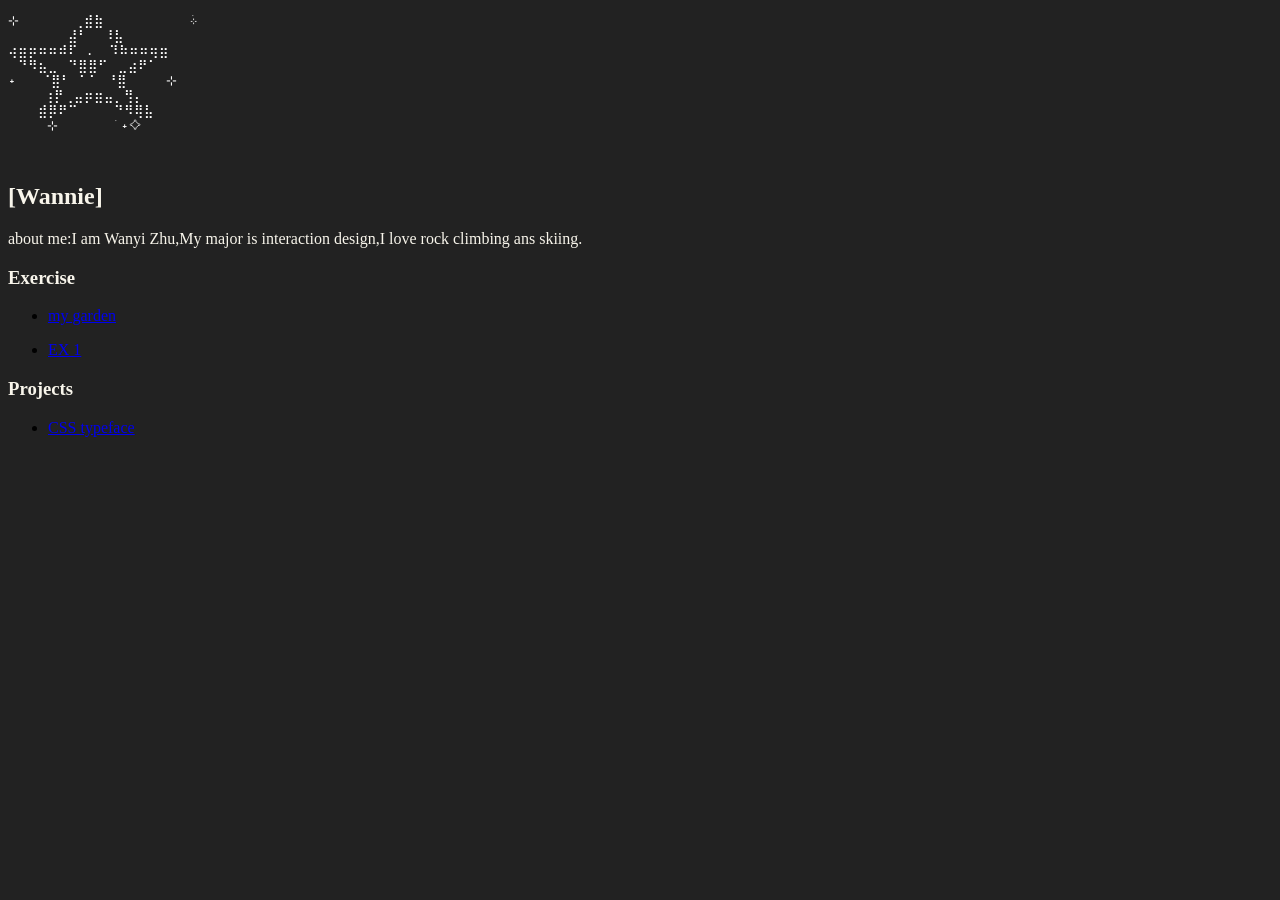
<file: index.html>
<!doctype html>
<html>
  <head>
    <meta charset="utf-8" />
    <title>[Wanyi Zhu] Interactive Site</title>
    <!-- this is where my meta-info lives, but won't show up on the page itself-->
    <link rel="stylesheet" href="assets/style.css" />
  </head>
  <body>
    <!-- this is where all my webpage stuff should go-->
    <section id="container">
      <pre>
⊹       ⢀⣾⣷           ࣪⊹
⠀⠀⠀⠀⠀⠀⣼⠃  ⠸⣧
⢴⣶⡶⠶⠶⠾⠏ .  ⠹⠷⠶⠶⢶⣶
⠀⠙⠻⣦⣀⠀⠙⣿⣿⠋⠀⣀⣴⠟⠁
˖⠀  ⠈⣿⠃ ⠁⠁ ⠘⣿     ⊹
  ⠀⠀⢰⡟⢀⣤⡶⣶⣤⡀⢻⡄
⠀⠀⠀⣾⡿⠟⠉⠀⠀  ⠙⠻⢿⣧
     ⊹       ࣪ ˖⟡

    </pre
      >

      <!-- about me-->
      <h1>[Wannie]</h1>
      <p class="desc">
        about me:I am Wanyi Zhu,My major is interaction design,I love rock
        climbing ans skiing.
      </p>

      <!-- links to my work -->
      <div id="exercises">
        <h3>Exercise</h3>
        <ul>
          <li><a href="garden.html">my garden</a></li>
        </ul>
        <ul>
          <li><a href="#">EX 1</a></li>
        </ul>
      </div>

      <div id="projects">
        <h3>Projects</h3>
        <ul>
          <li>
            <a href="20261006_css-typeface-wannie/index.html">CSS typeface</a>
          </li>
        </ul>
      </div>
    </section>
  </body>
</html>
</file>
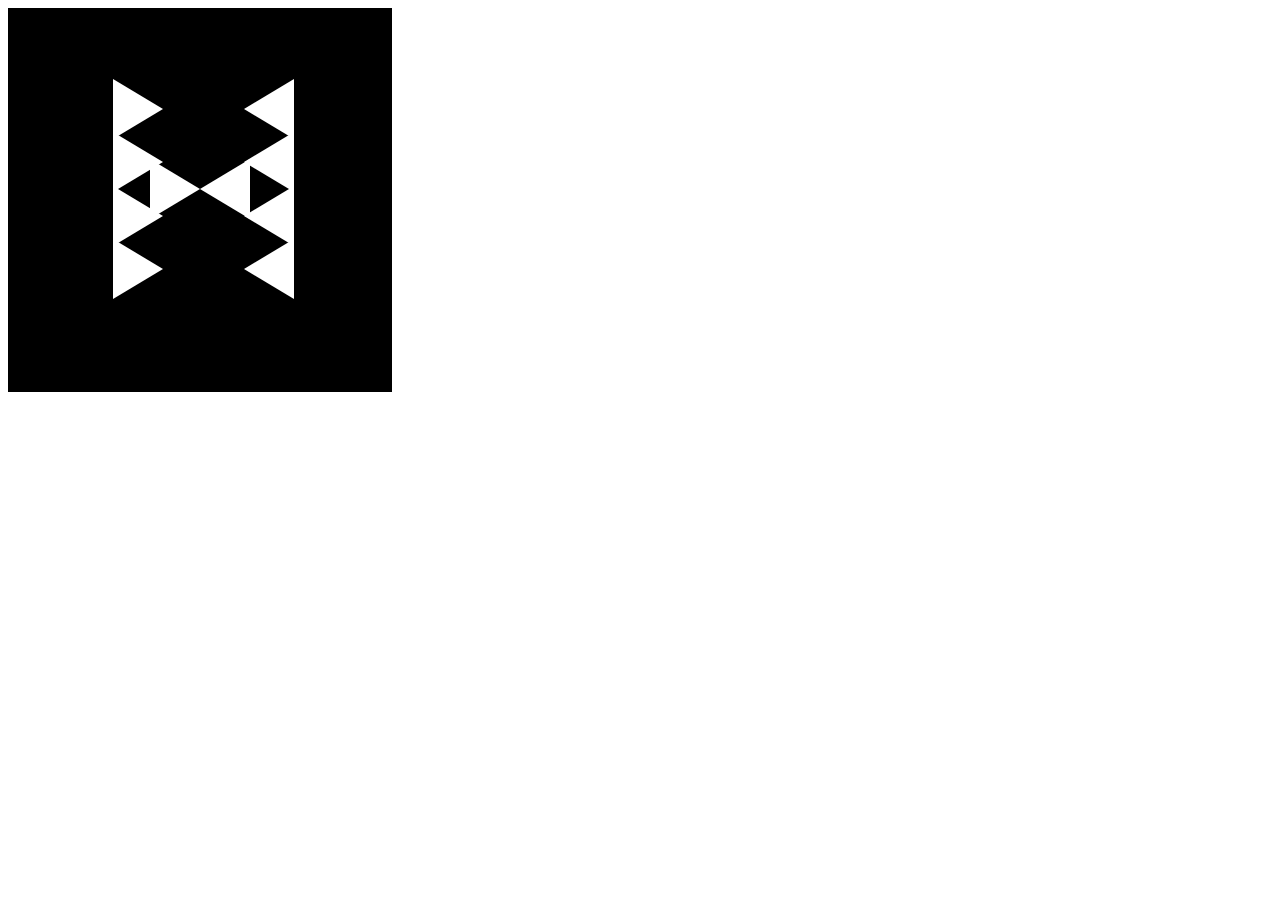
<file:  H/index.html>
<!doctype html>
<html lang="en">
  <head>
    <meta charset="UTF-8" />
    <meta name="viewport" content="width=device-width, initial-scale=1.0" />
    <title>Interactive Shapes</title>
    <link rel="stylesheet" href="css/style.css" />
  </head>
  <body>
    <!-- Main Container (parent) -->
    <main>
      <!-- left column (4 interactive triangles) -->
      <div class="column left-column">
        <div class="triangle left-side" id="left1"></div>
        <div class="triangle left-side" id="left2"></div>
        <div class="triangle left-side" id="left3"></div>
        <div class="triangle left-side" id="left4"></div>
      </div>

      <!-- middle -->
      <div class="column middle-column">
        <div class="triangle" id="left"></div>
        <div class="triangle" id="right"></div>
      </div>

      <!-- right column -->
      <div class="column right-column">
        <div class="triangle right-side" id="right1"></div>
        <div class="triangle right-side" id="right2"></div>
        <div class="triangle right-side" id="right3"></div>
        <div class="triangle right-side" id="right4"></div>
      </div>
    </main>
  </body>
</html>
</file>
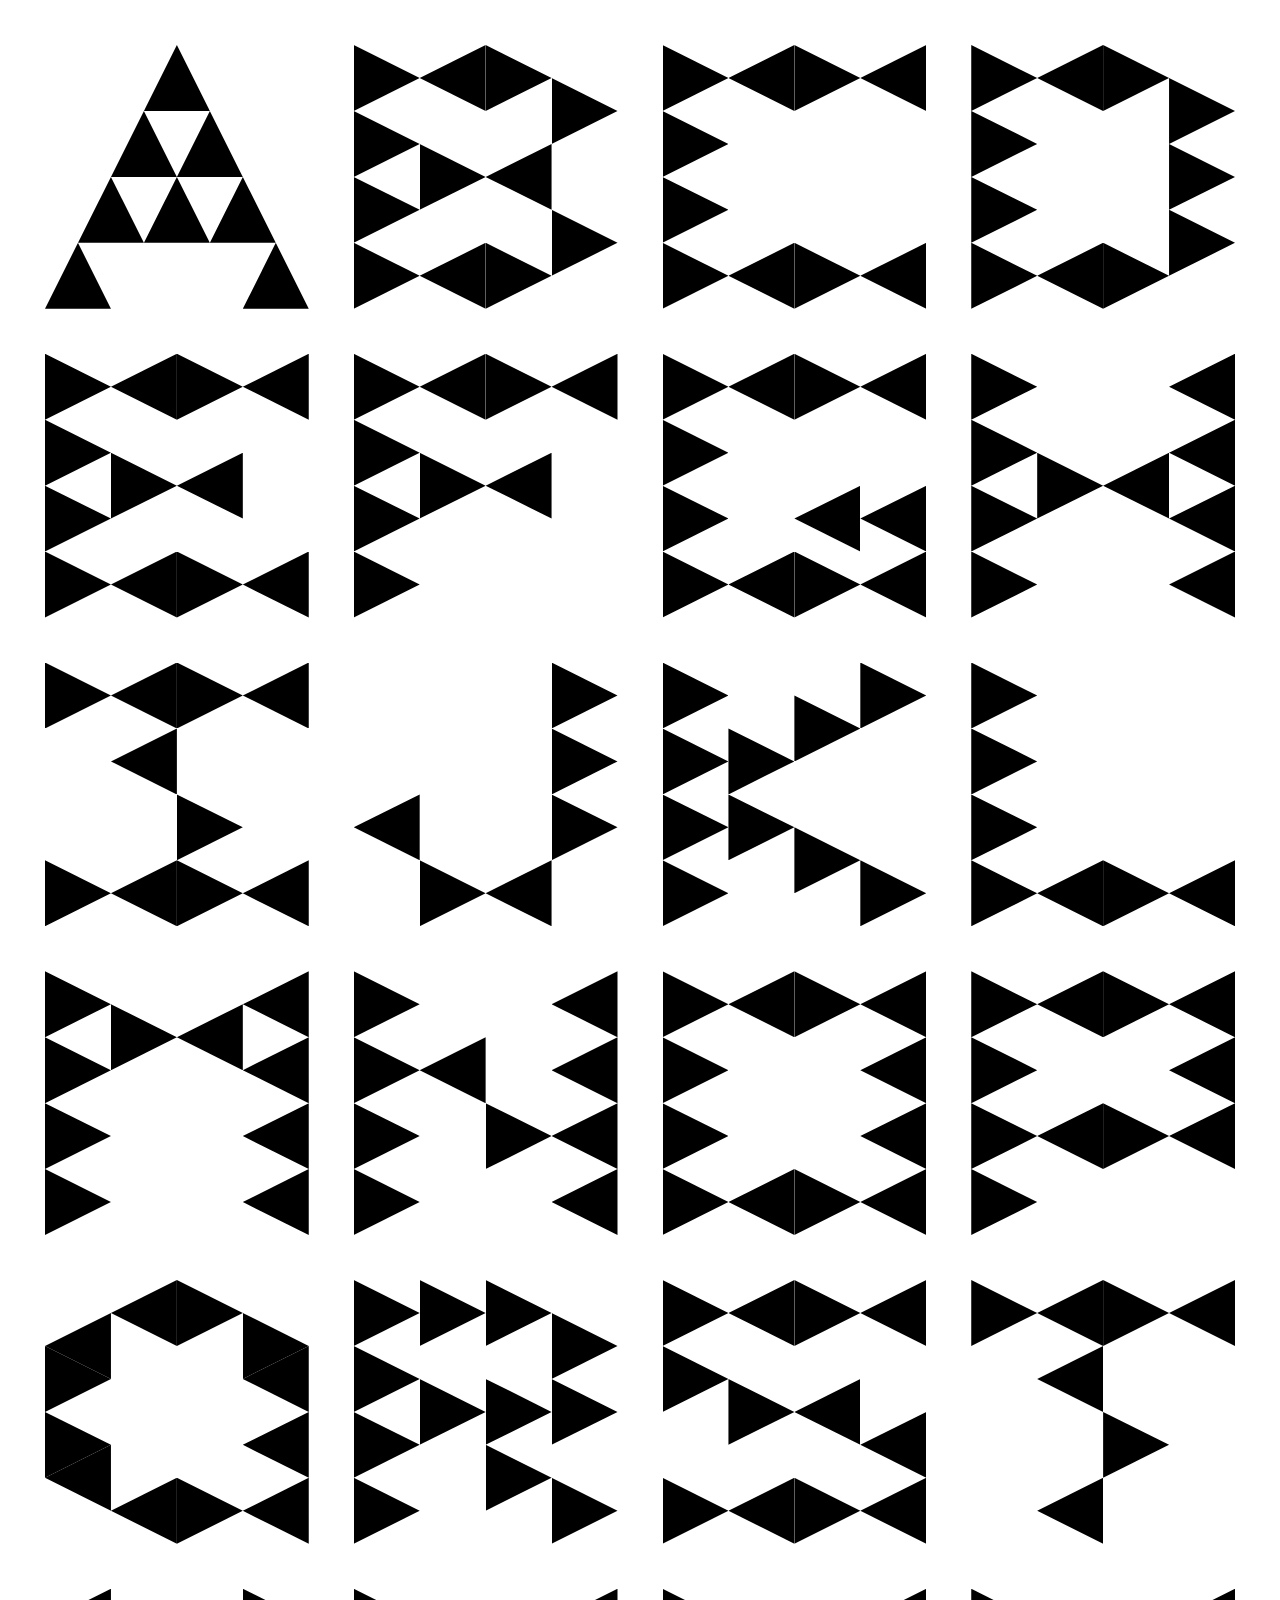
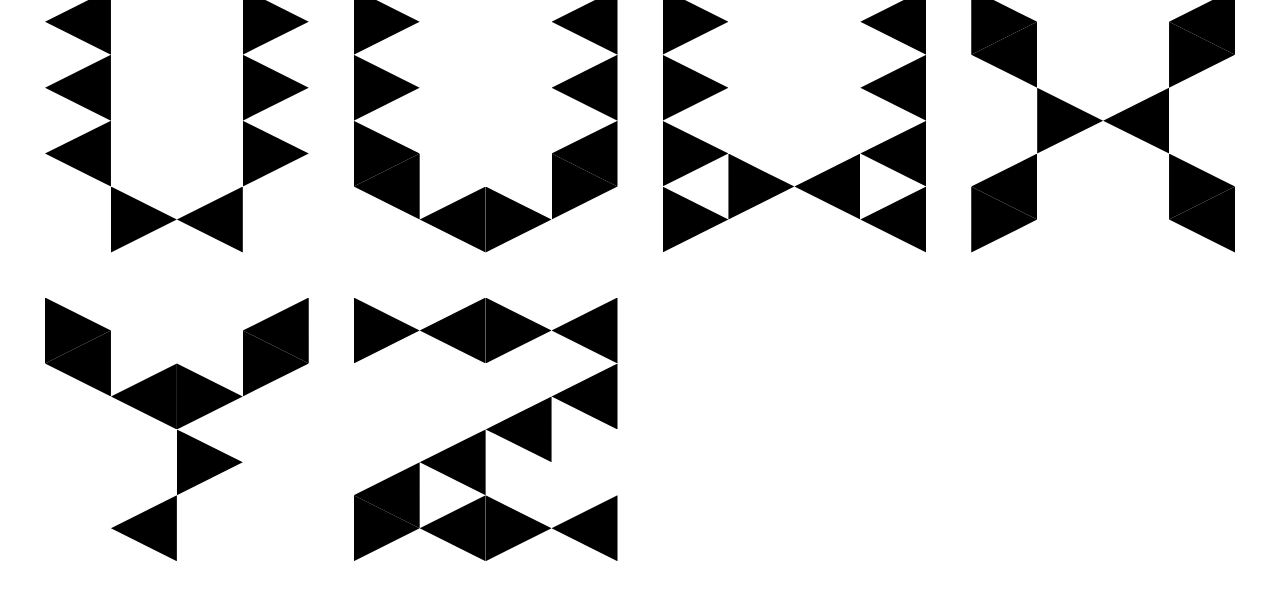
<file: 20261006_css-typeface-wannie/index.html>
<!doctype html>
<html lang="en">
  <head>
    <meta charset="UTF-8" />
    <meta name="viewport" content="width=device-width, initial-scale=1.0" />
    <title>Arrow Typeface</title>
    <link rel="stylesheet" href="assets/styles.css" />
  </head>
  <body>
    <!-- A -->
    <div class="glyph" id="a">
      <div class="up col-4 row-1"><span></span></div>

      <div class="up col-3 row-3"><span></span></div>
      <div class="up col-5 row-3"><span></span></div>

      <div class="up col-2 row-5"><span></span></div>
      <div class="up col-4 row-5"><span></span></div>
      <div class="up col-6 row-5"><span></span></div>

      <div class="up col-1 row-7"><span></span></div>
      <div class="up col-7 row-7"><span></span></div>
    </div>

    <!-- B -->
    <div class="glyph" id="b">
      <div class="right col-1 row-1"><span></span></div>
      <div class="right col-1 row-3"><span></span></div>
      <div class="right col-1 row-5"><span></span></div>
      <div class="right col-1 row-7"><span></span></div>

      <div class="left col-3 row-1"><span></span></div>
      <div class="right col-3 row-4"><span></span></div>
      <div class="left col-3 row-7"><span></span></div>

      <div class="right col-5 row-1"><span></span></div>
      <div class="left col-5 row-4"><span></span></div>
      <div class="right col-5 row-7"><span></span></div>

      <div class="right col-7 row-2"><span></span></div>
      <div class="right col-7 row-6"><span></span></div>
    </div>

    <!-- C -->
    <div class="glyph" id="c">
      <div class="right col-1 row-1"><span></span></div>
      <div class="right col-1 row-3"><span></span></div>
      <div class="right col-1 row-5"><span></span></div>
      <div class="right col-1 row-7"><span></span></div>

      <div class="left col-3 row-1"><span></span></div>
      <div class="left col-3 row-7"><span></span></div>

      <div class="right col-5 row-1"><span></span></div>
      <div class="right col-5 row-7"><span></span></div>

      <div class="left col-7 row-1"><span></span></div>
      <div class="left col-7 row-7"><span></span></div>
    </div>

    <!-- D -->
    <div class="glyph" id="d">
      <div class="right col-1 row-1"><span></span></div>
      <div class="right col-1 row-3"><span></span></div>
      <div class="right col-1 row-5"><span></span></div>
      <div class="right col-1 row-7"><span></span></div>

      <div class="left col-3 row-1"><span></span></div>
      <div class="left col-3 row-7"><span></span></div>

      <div class="right col-5 row-1"><span></span></div>
      <div class="right col-5 row-7"><span></span></div>

      <div class="right col-7 row-2"><span></span></div>
      <div class="right col-7 row-4"><span></span></div>
      <div class="right col-7 row-6"><span></span></div>
    </div>

    <!-- E -->
    <div class="glyph" id="e">
      <div class="right col-1 row-1"><span></span></div>
      <div class="right col-1 row-3"><span></span></div>
      <div class="right col-1 row-5"><span></span></div>
      <div class="right col-1 row-7"><span></span></div>

      <div class="left col-3 row-1"><span></span></div>
      <div class="right col-3 row-4"><span></span></div>
      <div class="left col-3 row-7"><span></span></div>

      <div class="right col-5 row-1"><span></span></div>
      <div class="left col-5 row-4"><span></span></div>
      <div class="right col-5 row-7"><span></span></div>

      <div class="left col-7 row-1"><span></span></div>
      <div class="left col-7 row-7"><span></span></div>
    </div>

    <!-- F -->
    <div class="glyph" id="f">
      <div class="right col-1 row-1"><span></span></div>
      <div class="right col-1 row-3"><span></span></div>
      <div class="right col-1 row-5"><span></span></div>
      <div class="right col-1 row-7"><span></span></div>

      <div class="left col-3 row-1"><span></span></div>
      <div class="right col-3 row-4"><span></span></div>

      <div class="right col-5 row-1"><span></span></div>
      <div class="left col-5 row-4"><span></span></div>

      <div class="left col-7 row-1"><span></span></div>
    </div>

    <!-- G -->
    <div class="glyph" id="g">
      <div class="right col-1 row-1"><span></span></div>
      <div class="right col-1 row-3"><span></span></div>
      <div class="right col-1 row-5"><span></span></div>
      <div class="right col-1 row-7"><span></span></div>

      <div class="left col-3 row-1"><span></span></div>
      <div class="left col-3 row-7"><span></span></div>

      <div class="right col-5 row-1"><span></span></div>
      <div class="left col-5 row-5"><span></span></div>
      <div class="right col-5 row-7"><span></span></div>

      <div class="left col-7 row-1"><span></span></div>
      <div class="left col-7 row-5"><span></span></div>
      <div class="left col-7 row-7"><span></span></div>
    </div>

    <!-- H -->
    <div class="glyph" id="h">
      <div class="right col-1 row-1"><span></span></div>
      <div class="right col-1 row-3"><span></span></div>
      <div class="right col-1 row-5"><span></span></div>
      <div class="right col-1 row-7"><span></span></div>

      <div class="right col-3 row-4"><span></span></div>

      <div class="left col-5 row-4"><span></span></div>

      <div class="left col-7 row-1"><span></span></div>
      <div class="left col-7 row-3"><span></span></div>
      <div class="left col-7 row-5"><span></span></div>
      <div class="left col-7 row-7"><span></span></div>
    </div>

    <!-- I -->
    <div class="glyph" id="i">
      <div class="right col-1 row-1"><span></span></div>
      <div class="right col-1 row-7"><span></span></div>

      <div class="left col-3 row-1"><span></span></div>
      <div class="left col-3 row-3"><span></span></div>
      <div class="left col-3 row-7"><span></span></div>

      <div class="right col-5 row-1"><span></span></div>
      <div class="right col-5 row-5"><span></span></div>
      <div class="right col-5 row-7"><span></span></div>

      <div class="left col-7 row-1"><span></span></div>
      <div class="left col-7 row-7"><span></span></div>
    </div>

    <!-- J -->
    <div class="glyph" id="j">
      <div class="left col-1 row-5"><span></span></div>

      <div class="right col-3 row-7"><span></span></div>

      <div class="left col-5 row-7"><span></span></div>

      <div class="right col-7 row-1"><span></span></div>
      <div class="right col-7 row-3"><span></span></div>
      <div class="right col-7 row-5"><span></span></div>
    </div>

    <!-- K -->
    <div class="glyph" id="k">
      <div class="right col-1 row-1"><span></span></div>
      <div class="right col-1 row-3"><span></span></div>
      <div class="right col-1 row-5"><span></span></div>
      <div class="right col-1 row-7"><span></span></div>

      <div class="right col-3 row-3"><span></span></div>
      <div class="right col-3 row-5"><span></span></div>

      <div class="right col-5 row-2"><span></span></div>
      <div class="right col-5 row-6"><span></span></div>

      <div class="right col-7 row-1"><span></span></div>
      <div class="right col-7 row-7"><span></span></div>
    </div>

    <!-- L -->
    <div class="glyph" id="l">
      <div class="right col-1 row-1"><span></span></div>
      <div class="right col-1 row-3"><span></span></div>
      <div class="right col-1 row-5"><span></span></div>
      <div class="right col-1 row-7"><span></span></div>

      <div class="left col-3 row-7"><span></span></div>

      <div class="right col-5 row-7"><span></span></div>

      <div class="left col-7 row-7"><span></span></div>
    </div>

    <!-- M -->
    <div class="glyph" id="m">
      <div class="right col-1 row-1"><span></span></div>
      <div class="right col-1 row-3"><span></span></div>
      <div class="right col-1 row-5"><span></span></div>
      <div class="right col-1 row-7"><span></span></div>

      <div class="right col-3 row-2"><span></span></div>

      <div class="left col-5 row-2"><span></span></div>

      <div class="left col-7 row-1"><span></span></div>
      <div class="left col-7 row-3"><span></span></div>
      <div class="left col-7 row-5"><span></span></div>
      <div class="left col-7 row-7"><span></span></div>
    </div>

    <!-- N -->
    <div class="glyph" id="n">
      <div class="right col-1 row-1"><span></span></div>
      <div class="right col-1 row-3"><span></span></div>
      <div class="right col-1 row-5"><span></span></div>
      <div class="right col-1 row-7"><span></span></div>

      <div class="left col-3 row-3"><span></span></div>

      <div class="right col-5 row-5"><span></span></div>

      <div class="left col-7 row-1"><span></span></div>
      <div class="left col-7 row-3"><span></span></div>
      <div class="left col-7 row-5"><span></span></div>
      <div class="left col-7 row-7"><span></span></div>
    </div>

    <!-- O -->
    <div class="glyph" id="o">
      <div class="right col-1 row-1"><span></span></div>
      <div class="right col-1 row-3"><span></span></div>
      <div class="right col-1 row-5"><span></span></div>
      <div class="right col-1 row-7"><span></span></div>

      <div class="left col-3 row-1"><span></span></div>
      <div class="left col-3 row-7"><span></span></div>

      <div class="right col-5 row-1"><span></span></div>
      <div class="right col-5 row-7"><span></span></div>

      <div class="left col-7 row-1"><span></span></div>
      <div class="left col-7 row-3"><span></span></div>
      <div class="left col-7 row-5"><span></span></div>
      <div class="left col-7 row-7"><span></span></div>
    </div>

    <!-- P -->
    <div class="glyph" id="p">
      <div class="right col-1 row-1"><span></span></div>
      <div class="right col-1 row-3"><span></span></div>
      <div class="right col-1 row-5"><span></span></div>
      <div class="right col-1 row-7"><span></span></div>

      <div class="left col-3 row-1"><span></span></div>
      <div class="left col-3 row-5"><span></span></div>

      <div class="right col-5 row-1"><span></span></div>
      <div class="right col-5 row-5"><span></span></div>

      <div class="left col-7 row-1"><span></span></div>
      <div class="left col-7 row-3"><span></span></div>
      <div class="left col-7 row-5"><span></span></div>
    </div>

    <!-- Q -->
    <div class="glyph" id="q">
      <div class="left col-1 row-2"><span></span></div>
      <div class="right col-1 row-3"><span></span></div>
      <div class="right col-1 row-5"><span></span></div>
      <div class="left col-1 row-6"><span></span></div>

      <div class="left col-3 row-1"><span></span></div>
      <div class="left col-3 row-7"><span></span></div>

      <div class="right col-5 row-1"><span></span></div>
      <div class="right col-5 row-7"><span></span></div>

      <div class="right col-7 row-2"><span></span></div>
      <div class="left col-7 row-3"><span></span></div>
      <div class="left col-7 row-5"><span></span></div>
      <div class="left col-7 row-7"><span></span></div>
    </div>

    <!-- R -->
    <div class="glyph" id="r">
      <div class="right col-1 row-1"><span></span></div>
      <div class="right col-1 row-3"><span></span></div>
      <div class="right col-1 row-5"><span></span></div>
      <div class="right col-1 row-7"><span></span></div>

      <div class="right col-3 row-1"><span></span></div>
      <div class="right col-3 row-4"><span></span></div>

      <div class="right col-5 row-1"><span></span></div>
      <div class="right col-5 row-4"><span></span></div>
      <div class="right col-5 row-6"><span></span></div>

      <div class="right col-7 row-2"><span></span></div>
      <div class="right col-7 row-4"><span></span></div>
      <div class="right col-7 row-7"><span></span></div>
    </div>

    <!-- S -->
    <div class="glyph" id="s">
      <div class="right col-1 row-1"><span></span></div>
      <div class="right col-1 row-3"><span></span></div>
      <div class="right col-1 row-7"><span></span></div>

      <div class="left col-3 row-1"><span></span></div>
      <div class="right col-3 row-4"><span></span></div>
      <div class="left col-3 row-7"><span></span></div>

      <div class="right col-5 row-1"><span></span></div>
      <div class="left col-5 row-4"><span></span></div>
      <div class="right col-5 row-7"><span></span></div>

      <div class="left col-7 row-1"><span></span></div>
      <div class="left col-7 row-5"><span></span></div>
      <div class="left col-7 row-7"><span></span></div>
    </div>

    <!-- T -->
    <div class="glyph" id="i">
      <div class="right col-1 row-1"><span></span></div>

      <div class="left col-3 row-1"><span></span></div>
      <div class="left col-3 row-3"><span></span></div>
      <div class="left col-3 row-7"><span></span></div>

      <div class="right col-5 row-1"><span></span></div>
      <div class="right col-5 row-5"><span></span></div>

      <div class="left col-7 row-1"><span></span></div>
    </div>

    <!-- U -->
    <div class="glyph" id="j">
      <div class="left col-1 row-1"><span></span></div>
      <div class="left col-1 row-3"><span></span></div>
      <div class="left col-1 row-5"><span></span></div>

      <div class="right col-3 row-7"><span></span></div>

      <div class="left col-5 row-7"><span></span></div>

      <div class="right col-7 row-1"><span></span></div>
      <div class="right col-7 row-3"><span></span></div>
      <div class="right col-7 row-5"><span></span></div>
    </div>

    <!-- V -->
    <div class="glyph" id="v">
      <div class="right col-1 row-1"><span></span></div>
      <div class="right col-1 row-3"><span></span></div>
      <div class="right col-1 row-5"><span></span></div>
      <div class="left col-1 row-6"><span></span></div>

      <div class="left col-3 row-7"><span></span></div>

      <div class="right col-5 row-7"><span></span></div>

      <div class="left col-7 row-1"><span></span></div>
      <div class="left col-7 row-3"><span></span></div>
      <div class="left col-7 row-5"><span></span></div>
      <div class="right col-7 row-6"><span></span></div>
    </div>

    <!-- W -->
    <div class="glyph" id="m">
      <div class="right col-1 row-1"><span></span></div>
      <div class="right col-1 row-3"><span></span></div>
      <div class="right col-1 row-5"><span></span></div>
      <div class="right col-1 row-7"><span></span></div>

      <div class="right col-3 row-6"><span></span></div>

      <div class="left col-5 row-6"><span></span></div>

      <div class="left col-7 row-1"><span></span></div>
      <div class="left col-7 row-3"><span></span></div>
      <div class="left col-7 row-5"><span></span></div>
      <div class="left col-7 row-7"><span></span></div>
    </div>

    <!-- X -->
    <div class="glyph" id="x">
      <div class="right col-1 row-1"><span></span></div>
      <div class="right col-1 row-7"><span></span></div>
      <div class="left col-1 row-2"><span></span></div>
      <div class="left col-1 row-6"><span></span></div>

      <div class="right col-3 row-4"><span></span></div>

      <div class="left col-5 row-4"><span></span></div>

      <div class="left col-7 row-1"><span></span></div>
      <div class="left col-7 row-7"><span></span></div>
      <div class="right col-7 row-2"><span></span></div>
      <div class="right col-7 row-6"><span></span></div>
    </div>

    <!-- Y -->
    <div class="glyph" id="y">
      <div class="right col-1 row-1"><span></span></div>
      <div class="left col-1 row-2"><span></span></div>

      <div class="left col-3 row-3"><span></span></div>
      <div class="left col-3 row-7"><span></span></div>

      <div class="right col-5 row-3"><span></span></div>
      <div class="right col-5 row-5"><span></span></div>

      <div class="left col-7 row-1"><span></span></div>
      <div class="right col-7 row-2"><span></span></div>
    </div>

    <!-- Z -->
    <div class="glyph" id="z">
      <div class="right col-1 row-1"><span></span></div>
      <div class="left col-1 row-6"><span></span></div>
      <div class="right col-1 row-7"><span></span></div>

      <div class="left col-3 row-1"><span></span></div>
      <div class="left col-3 row-5"><span></span></div>
      <div class="left col-3 row-7"><span></span></div>

      <div class="right col-5 row-1"><span></span></div>
      <div class="left col-5 row-4"><span></span></div>
      <div class="right col-5 row-7"><span></span></div>

      <div class="left col-7 row-1"><span></span></div>
      <div class="left col-7 row-3"><span></span></div>
      <div class="left col-7 row-7"><span></span></div>
    </div>
  </body>
</html>
</file>
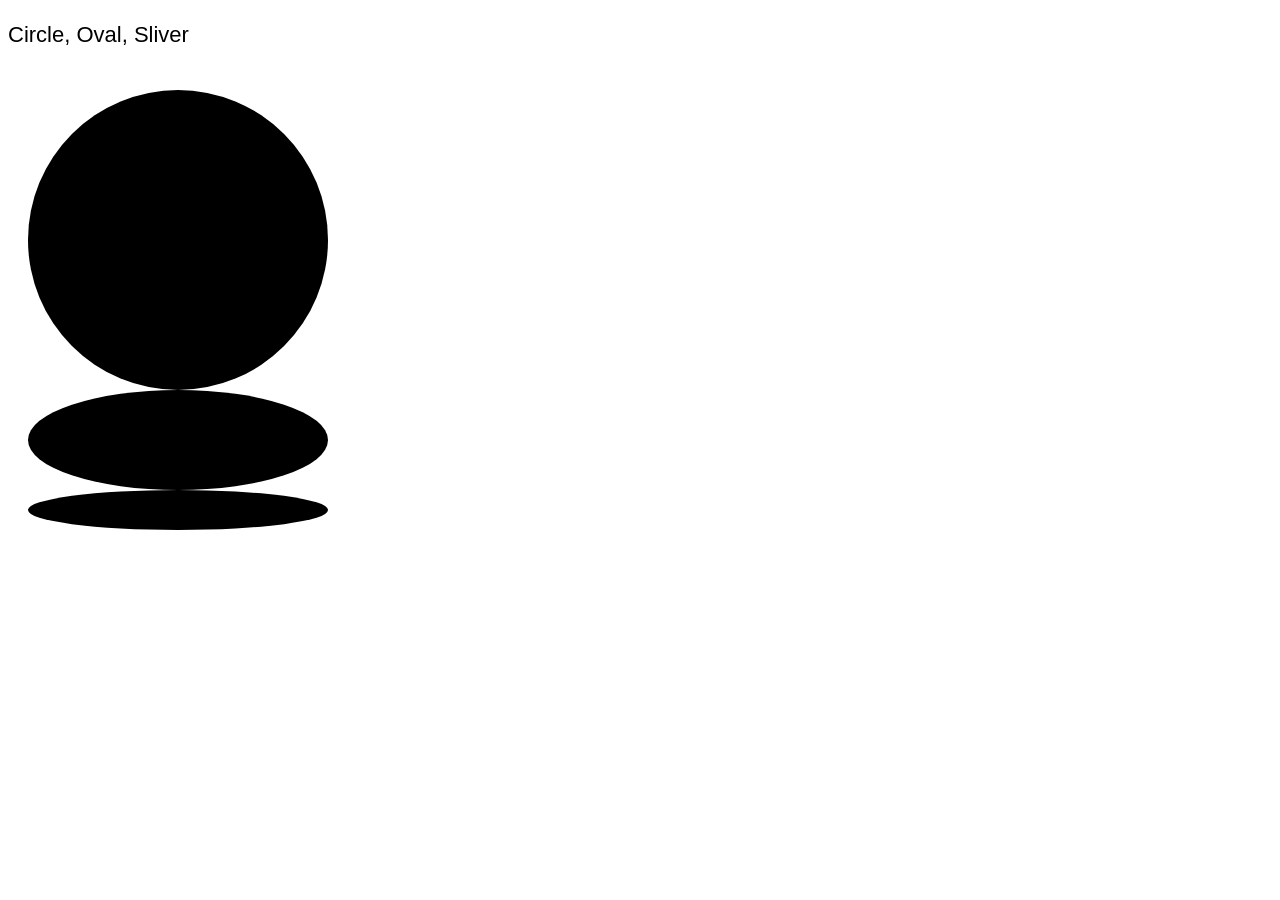
<file: Hover state/index.html>
<!doctype html>
<html lang="en">
  <head>
    <meta charset="utf-8" />
    <meta name="viewport" content="width=device-width, initial-scale=1" />
    <link rel="stylesheet" type="text/css" href="css/style.css" />
    <title>:hover</title>
  </head>
  <body>
    <!-- text -->
    <div class="text">
      <p>Circle, Oval, Sliver</p>
    </div>

    <!-- circle -->
    <div class="shape">
      <div class="circle"></div>
      <div class="oval"></div>
      <div class="sliver"></div>
    </div>
  </body>
</html>
</file>
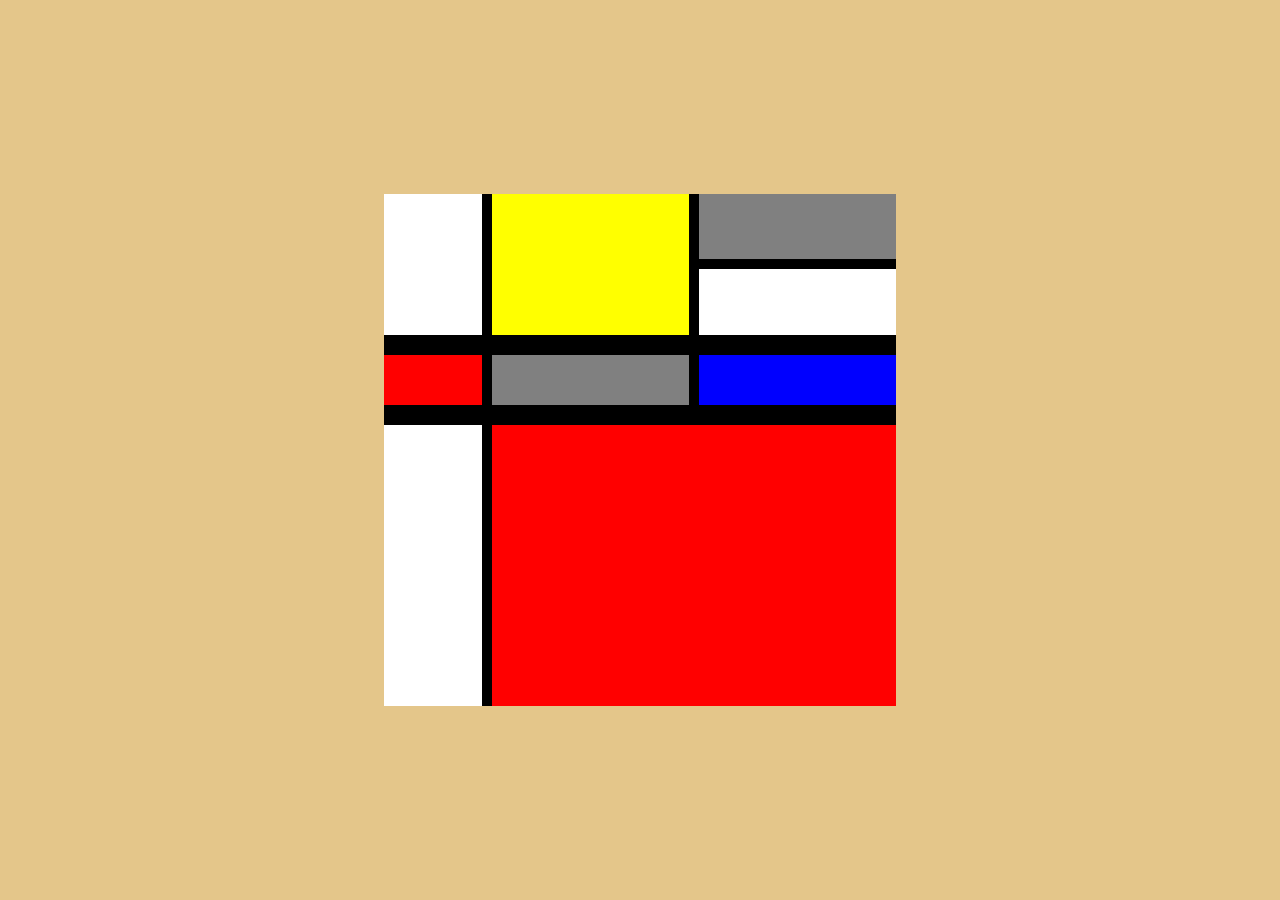
<file: my-Mondriaan/index.html>
<!doctype html>
<html lang="en">
  <head>
    <meta charset="UTF-8" />
    <meta name="viewport" content="width=device-width, initial-scale=1.0" />
    <title>Document</title>
    <link rel="stylesheet" href="css/style.css" />
  </head>
  <body>
    <main id="frame">
      <div class="red" id="box-a"></div>
      <div class="white"></div>
      <div class="yellow"></div>
      <!--<div>D</div>-->

      <div id="box-e">
        <div class="gray"></div>
        <div class="white"></div>
      </div>
      <div class="red"></div>
      <div class="gray"></div>
      <div></div>
      <div class="white"></div>
    </main>
  </body>
</html>
</file>
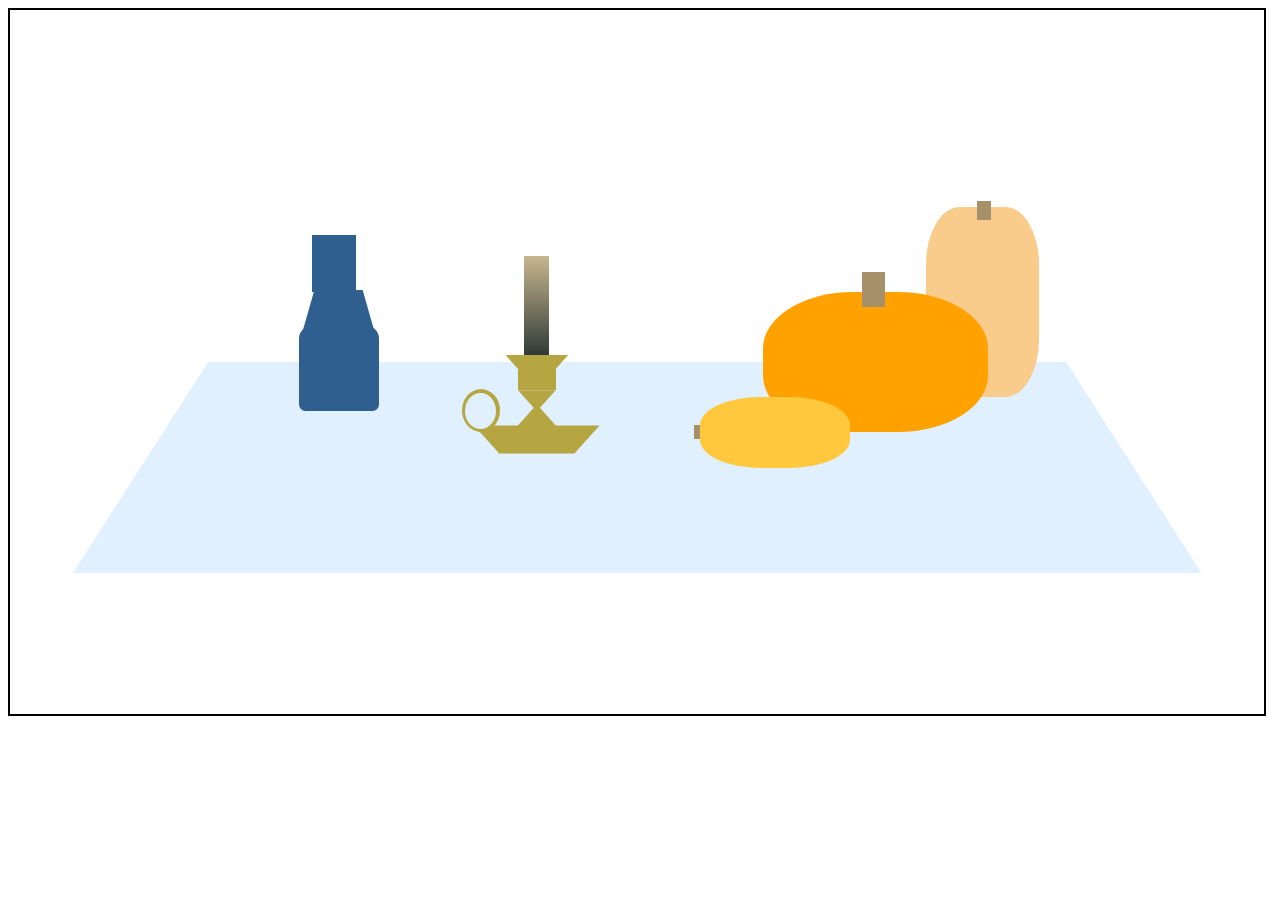
<file: Still-life/index.html>
<!doctype html>
<html lang="en">
  <head>
    <meta charset="UTF-8" />
    <meta name="viewport" content="width=device-width, initial-scale=1.0" />
    <title>Document</title>
    <link rel="stylesheet" href="assets/styles.css" />
  </head>
  <body>
    <!--Main Container (parent)-->
    <main>
      <!--Striped Pumpkin (child)-->
      <div id="striped-pumpkin">
        <div id="stalk"></div>
        <div id="pumpkin-fruit"></div>
      </div>
      <!-- Candle-->
      <div id="bottom"></div>
      <div id="stand"></div>
      <div id="neck"></div>
      <div id="neck2"></div>
      <div id="head"></div>
      <div id="candle"></div>
      <div id="circle"></div>
      <div id="circle2"></div>

      <!-- Bottle-->
      <div id="bottle"></div>
      <div id="bottleneck"></div>
      <div id="bottleneck2"></div>

      <!--Yellow Pumpkin -->
      <div id="yellowpumpkin"></div>
      <div id="stalk2"></div>

      <!--Long Pumpkin -->
      <div id="longpumpkin">
        <div id="stalk3"></div>
      </div>

      <!--tablecloth -->
      <div id="tablecloth"></div>
    </main>
  </body>
</html>
</file>
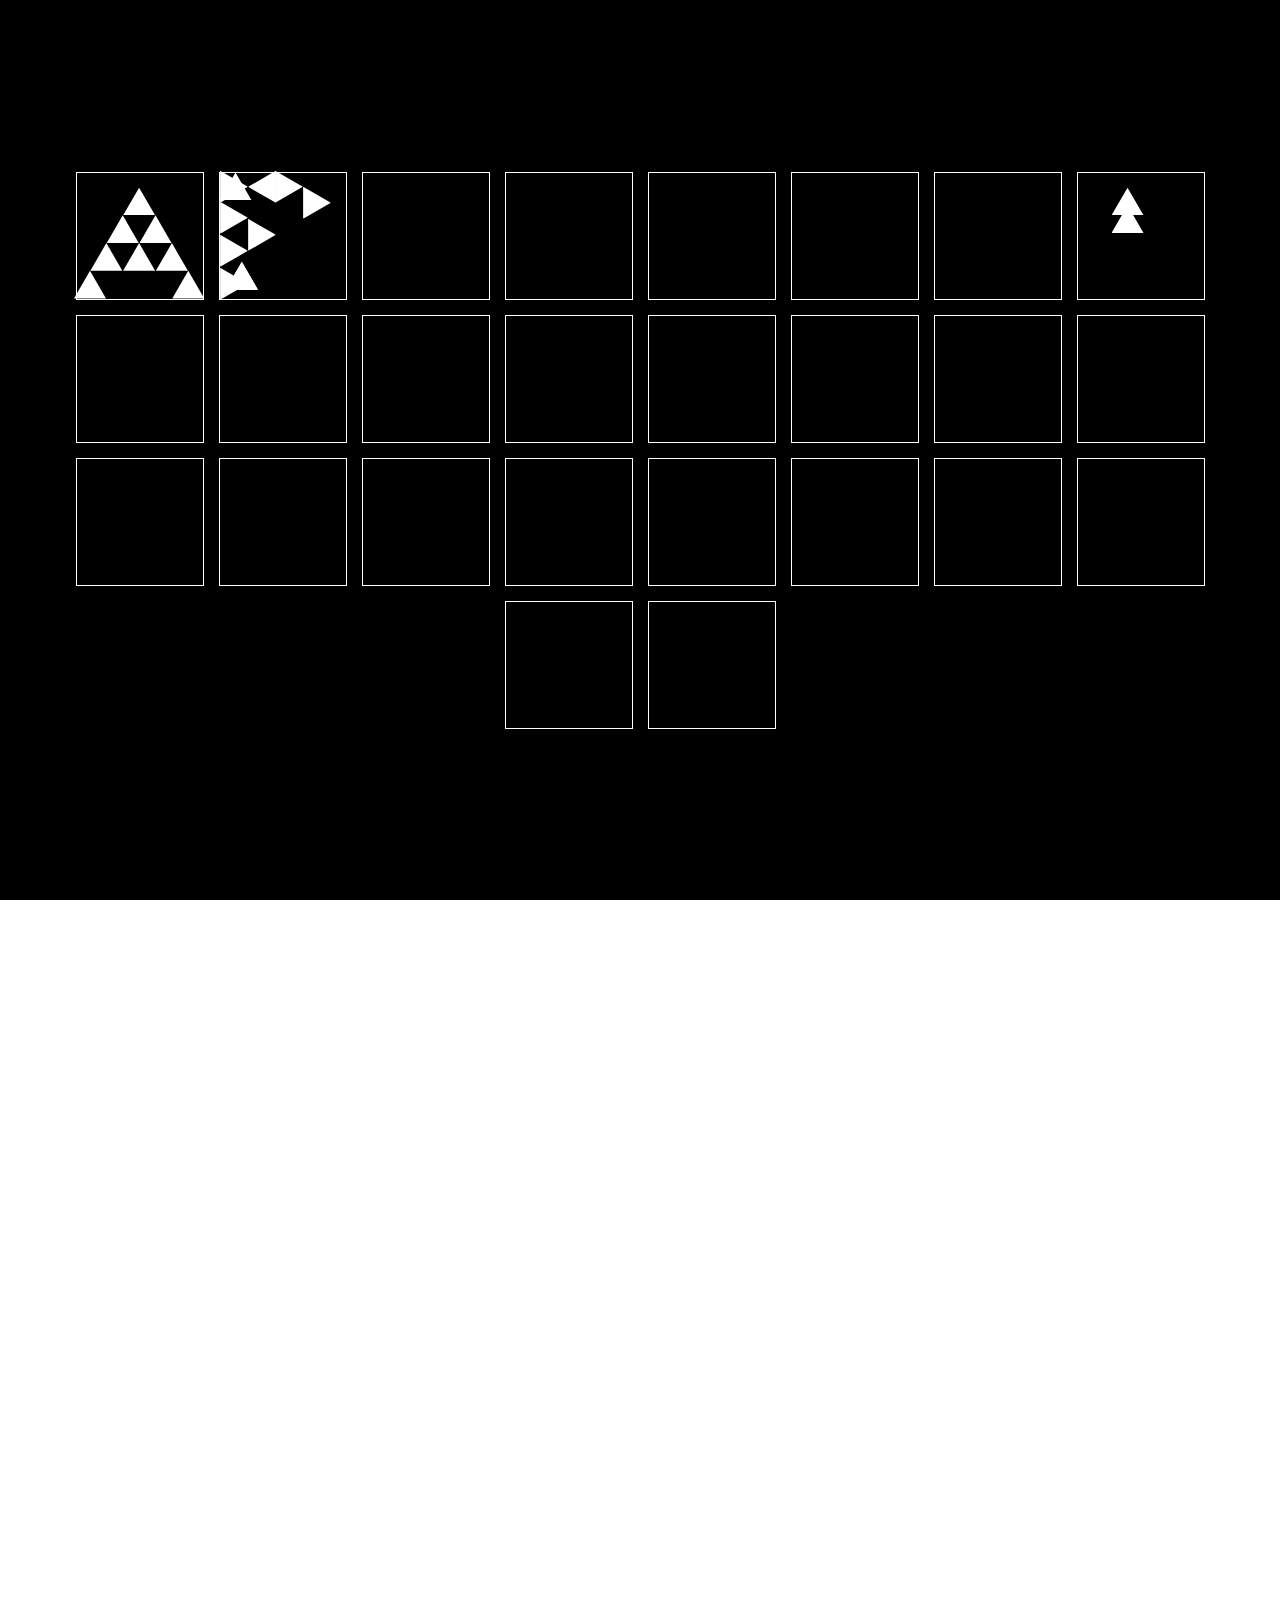
<file: Typeface A-Z/index.html>
<!doctype html>
<html lang="en">
  <head>
    <meta charset="UTF-8" />
    <meta name="viewport" content="width=device-width, initial-scale=1.0" />
    <title>Interactive Alphabet</title>
    <link rel="stylesheet" href="css/style.css" />
  </head>
  <body>
    <!-- page1 black background-white letter-->
    <section class="page page-dark">
      <div class="letters-container">
        <main class="letter-box" id="page1-letter-A">
          <div class="triangle" id="A1"></div>
          <div class="triangle" id="A2"></div>
          <div class="triangle" id="A3"></div>
          <div class="triangle" id="A4"></div>
          <div class="triangle" id="A5"></div>
          <div class="triangle" id="A6"></div>
          <div class="triangle" id="A7"></div>
          <div class="triangle" id="A8"></div>
        </main>

        <main class="letter-box" id="page1-letter-B">
          <div class="triangle" id="B1"></div>
          <div class="triangle" id="B2"></div>
          <div class="triangle" id="B3"></div>
          <div class="triangle" id="B4"></div>
          <div class="triangle" id="B5"></div>
          <div class="triangle" id="B6"></div>
          <div class="triangle" id="B7"></div>
          <div class="triangle" id="B8"></div>
          <div class="triangle" id="B9"></div>
          <div class="triangle" id="B10"></div>
          <div class="triangle" id="B11"></div>
          <div class="triangle" id="B12"></div>
        </main>

        <main class="letter-box" id="page1-letter-C"></main>

        <main class="letter-box" id="page1-letter-D"></main>

        <main class="letter-box" id="page1-letter-E"></main>

        <main class="letter-box" id="page1-letter-F"></main>
        <main class="letter-box" id="page1-letter-G"></main>
        <main class="letter-box" id="page1-letter-H">
          <div class="triangle" id="H1"></div>
          <div class="triangle" id="H2"></div>
        </main>

        <main class="letter-box" id="page1-letter-I"></main>
        <main class="letter-box" id="page1-letter-J"></main>
        <main class="letter-box" id="page1-letter-K"></main>
        <main class="letter-box" id="page1-letter-L"></main>
        <main class="letter-box" id="page1-letter-M"></main>
        <main class="letter-box" id="page1-letter-N"></main>
        <main class="letter-box" id="page1-letter-O"></main>
        <main class="letter-box" id="page1-letter-P"></main>
        <main class="letter-box" id="page1-letter-Q"></main>
        <main class="letter-box" id="page1-letter-R"></main>
        <main class="letter-box" id="page1-letter-S"></main>
        <main class="letter-box" id="page1-letter-T"></main>
        <main class="letter-box" id="page1-letter-U"></main>
        <main class="letter-box" id="page1-letter-V"></main>
        <main class="letter-box" id="page1-letter-W"></main>
        <main class="letter-box" id="page1-letter-X"></main>
        <main class="letter-box" id="page1-letter-Y"></main>
        <main class="letter-box" id="page1-letter-Z"></main>
      </div>
    </section>

    <!-- page2 white background-black letter -->
    <section class="page page-light">
      <div class="letters-container">
        <main class="letter-box" id="page2-letter-A"></main>
        <main class="letter-box" id="page2-letter-B"></main>
        <main class="letter-box" id="page2-letter-C"></main>
        <main class="letter-box" id="page2-letter-D"></main>
        <main class="letter-box" id="page2-letter-E"></main>
        <main class="letter-box" id="page2-letter-F"></main>
        <main class="letter-box" id="page2-letter-G"></main>
        <main class="letter-box" id="page2-letter-H"></main>
        <main class="letter-box" id="page2-letter-I"></main>
        <main class="letter-box" id="page2-letter-J"></main>
        <main class="letter-box" id="page2-letter-K"></main>
        <main class="letter-box" id="page2-letter-L"></main>
        <main class="letter-box" id="page2-letter-M"></main>
        <main class="letter-box" id="page2-letter-N"></main>
        <main class="letter-box" id="page2-letter-O"></main>
        <main class="letter-box" id="page2-letter-P"></main>
        <main class="letter-box" id="page2-letter-Q"></main>
        <main class="letter-box" id="page2-letter-R"></main>
        <main class="letter-box" id="page2-letter-S"></main>
        <main class="letter-box" id="page2-letter-T"></main>
        <main class="letter-box" id="page2-letter-U"></main>
        <main class="letter-box" id="page2-letter-V"></main>
        <main class="letter-box" id="page2-letter-W"></main>
        <main class="letter-box" id="page2-letter-X"></main>
        <main class="letter-box" id="page2-letter-Y"></main>
        <main class="letter-box" id="page2-letter-Z"></main>
      </div>
    </section>
  </body>
</html>
</file>
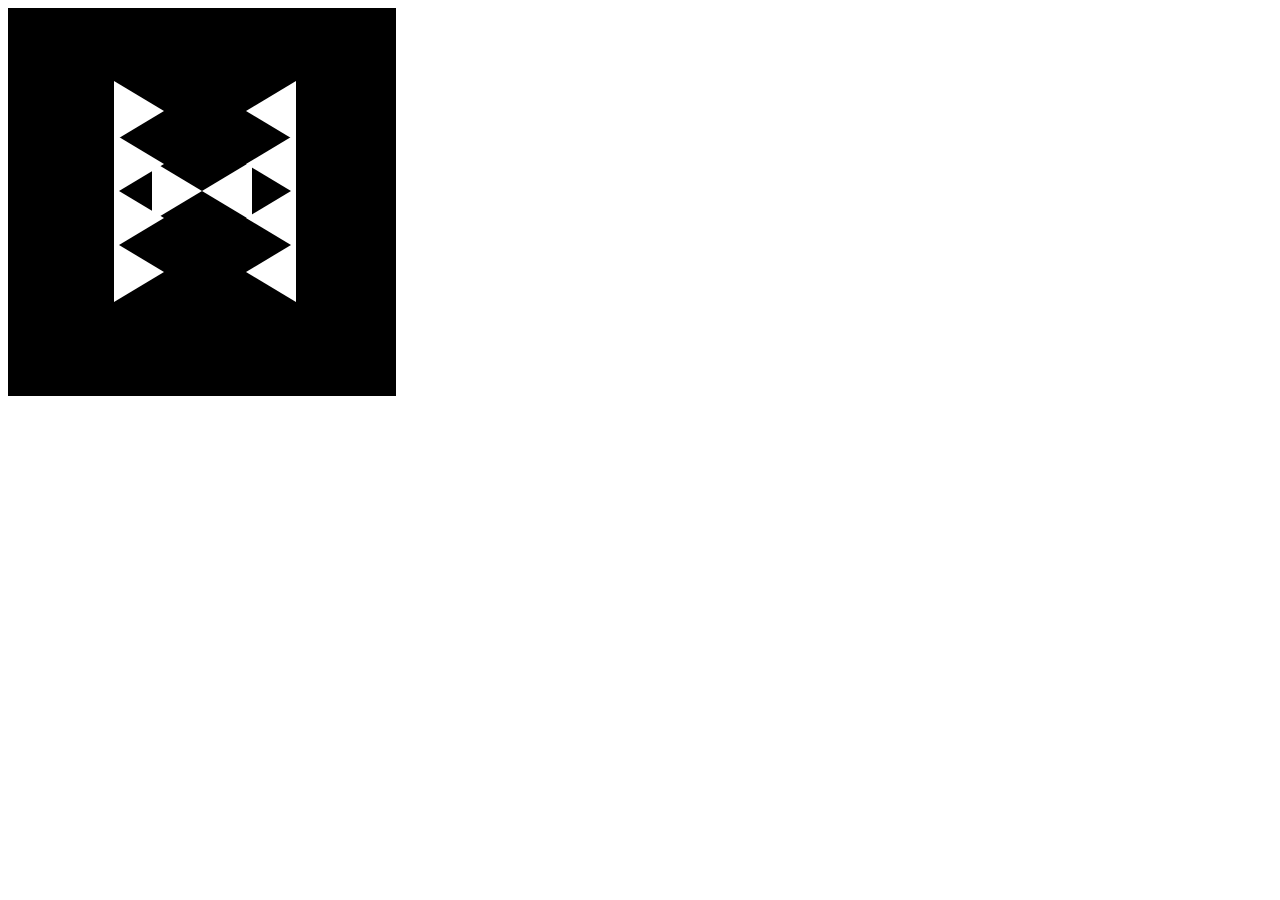
<file: Typeface/index.html>
<!doctype html>
<html lang="en">
  <head>
    <meta charset="UTF-8" />
    <meta name="viewport" content="width=device-width, initial-scale=1.0" />
    <title>Document</title>
    <link rel="stylesheet" href="assets/styles.css" />
  </head>
  <body>
    <!--Main Container (parent)-->
    <main>
      <!--left-->
      <div id="left1"></div>
      <div id="left2"></div>
      <div id="left3"></div>
      <div id="left4"></div>

      <!--middle-->
      <div id="left"></div>
      <div id="right"></div>

      <!--right-->
      <div id="right1"></div>
      <div id="right2"></div>
      <div id="right3"></div>
      <div id="right4"></div>

      <div></div>
    </main>
  </body>
</html>
</file>
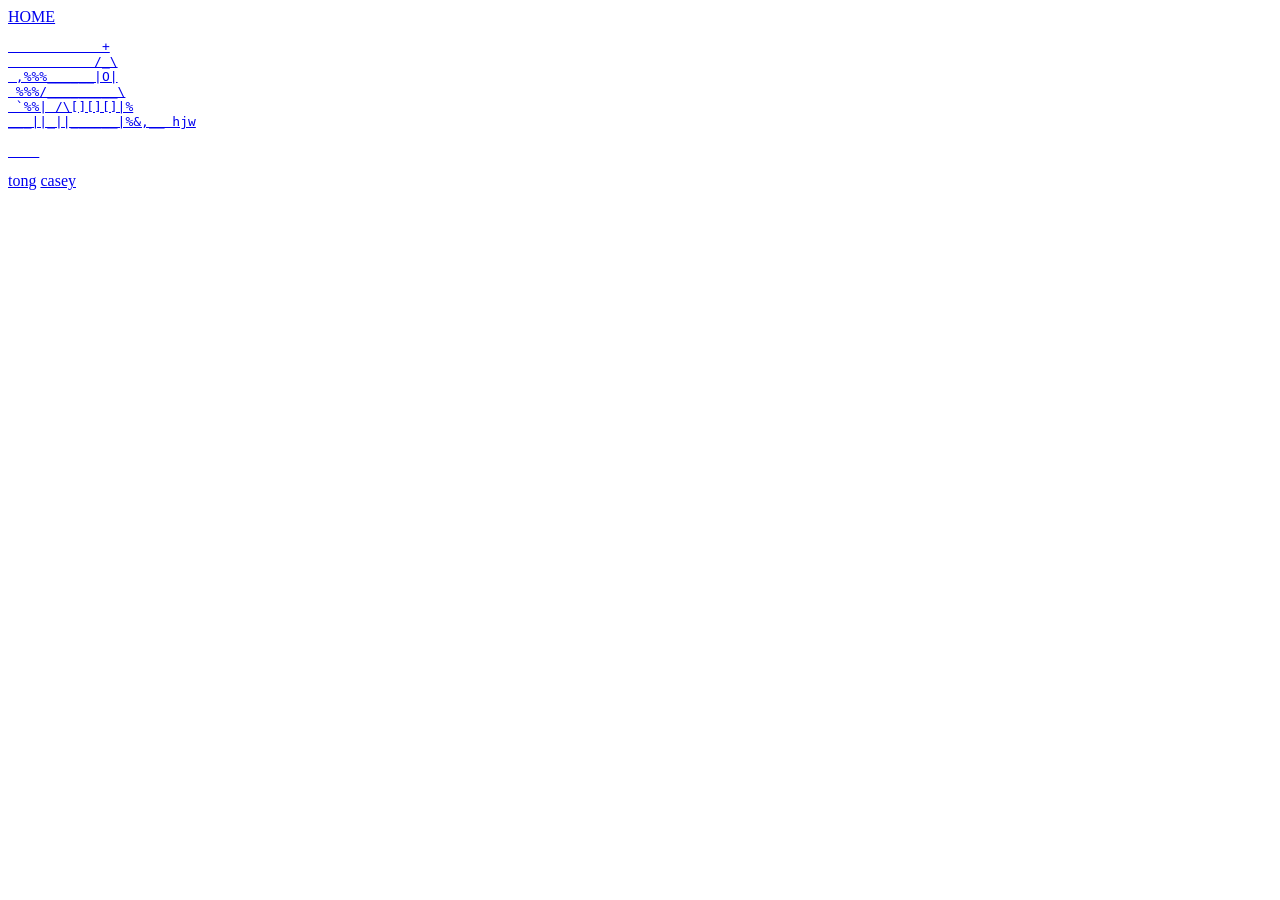
<file: garden.html>
<!DOCTYPE html>
<html>
<head>
  <title>[Wannie]'s ASCII Garden</title>
  <meta charset="utf-8" />
  <style>

  </style>
</head>

<body>
<a href="index.html">HOME</a>
<a href="https://cca.edu/">
    <pre>
            +
           /_\
 ,%%%______|O|
 %%%/_________\
 `%%| /\[][][]|%
___||_||______|%&,__ hjw

    </pre>
</a>
<!--Previous-->
<a href="https://yimainiu.github.io/interactive-1/garden.html">tong</a>
<a href="https://casey.github.io/interactive-1/garden.html">casey</a>
</body>
</html>
</file>
<file: assets/style.css>
body {
  background-color: #222;
}
pre {
  color: #fff;
}
h1 {
  color: #f8f5eb;
}
h3 {
  color: #f8f5eb;
}
p.desc {
  color: #f8f5eb;
}
</file>
<file:  H/css/style.css>
* {
  box-sizing: border-box;
}

main {
  width: 30vw;
  height: 30vw;
  border: 2px solid black;
  position: relative;
  background-color: #000000;
  perspective: 800px;
}

#left1,
#left2,
#left3,
#left4 {
  position: absolute;
  z-index: 1;

  border-top: 30px solid transparent;
  border-bottom: 30px solid transparent;
  border-left: 50px solid #ffffff;

  transform-origin: left center;
  cursor: pointer;

  transition:
    transform 0.6s ease-in-out,
    border-left-color 0.6s ease-in-out;
}

#left1:hover,
#left2:hover,
#left3:hover,
#left4:hover {
  transform: rotateY(-180deg);
  border-left-color: #000000;
}

#left1 {
  bottom: 66%;
  left: 27%;
}
#left2 {
  bottom: 52%;
  left: 27%;
}
#left3 {
  bottom: 38%;
  left: 27%;
}
#left4 {
  bottom: 24%;
  left: 27%;
}

#left {
  position: absolute;
  bottom: 45%;
  right: 50%;
  z-index: 1;
  border-top: 30px solid transparent;
  border-bottom: 30px solid transparent;
  border-left: 50px solid #ffffff;
  transform-origin: left center;
  cursor: pointer;

  transition:
    transform 0.6s ease-in-out,
    border-right-color 0.6s ease-in-out;
}
#left:hover {
  transform: rotateY(-180deg);
  border-left-color: #000000;
}

#right {
  position: absolute;
  bottom: 45%;
  left: 50%;
  z-index: 1;
  border-top: 30px solid transparent;
  border-bottom: 30px solid transparent;
  border-right: 50px solid #ffffff;
  transform-origin: right center;
  cursor: pointer;

  transition:
    transform 0.6s ease-in-out,
    border-right-color 0.6s ease-in-out;
}

#right:hover {
  transform: rotateY(-180deg);
  border-right-color: #000000;
}
#right1,
#right2,
#right3,
#right4 {
  position: absolute;

  z-index: 1;
  border-top: 30px solid transparent;
  border-bottom: 30px solid transparent;
  border-right: 50px solid #ffffff;
  transform-origin: right center;
  cursor: pointer;

  transition:
    transform 0.6s ease-in-out,
    border-right-color 0.6s ease-in-out;
}
#right1 {
  bottom: 66%;
  left: 61.5%;
}
#right2 {
  bottom: 52%;
  left: 61.5%;
}
#right3 {
  bottom: 38%;
  left: 61.5%;
}
#right4 {
  bottom: 24%;
  left: 61.5%;
}
#right1:hover,
#right2:hover,
#right3:hover,
#right4:hover {
  transform: rotateY(-180deg);
  border-right-color: #000000;
}
</file>
<file: 20261006_css-typeface-wannie/assets/styles.css>
body {
  margin: 0;
  padding: 5vmin;
  /* grid structure: as many letters per row as they fit, each at least 250px wide. letters wrap onto the next row. */
  display: grid;
  grid-template-columns: repeat(auto-fill, minmax(250px, 1fr));
  gap: 5vmin;
}

/* each letter is a square 8 x 8 grid */
.glyph {
  aspect-ratio: 1 / 1;
  display: grid;
  grid-template-columns: repeat(8, 1fr);
  grid-template-rows: repeat(8, 1fr);
}

/* the span is the visible triangle. it fills its div, which stays still so the hover doesn't flicker while the triangle flips. */
.glyph span {
  display: block;
  height: 100%;
  background: black;
  transition: transform 0.3s;
}

/* triangle directions */
.up span {
  clip-path: polygon(50% 0%, 100% 100%, 0% 100%);
}
.down span {
  clip-path: polygon(0% 0%, 100% 0%, 50% 100%);
}
.right span {
  clip-path: polygon(0% 0%, 100% 50%, 0% 100%);
}
.left span {
  clip-path: polygon(100% 0%, 0% 50%, 100% 100%);
}

/* position classes. each triangle covers 2 x 2 cells, so .col-3 means "start at column line 3, end at line 5". */
.col-1 {
  grid-column: 1 / 3;
}
.col-2 {
  grid-column: 2 / 4;
}
.col-3 {
  grid-column: 3 / 5;
}
.col-4 {
  grid-column: 4 / 6;
}
.col-5 {
  grid-column: 5 / 7;
}
.col-6 {
  grid-column: 6 / 8;
}
.col-7 {
  grid-column: 7 / 9;
}

.row-1 {
  grid-row: 1 / 3;
}
.row-2 {
  grid-row: 2 / 4;
}
.row-3 {
  grid-row: 3 / 5;
}
.row-4 {
  grid-row: 4 / 6;
}
.row-5 {
  grid-row: 5 / 7;
}
.row-6 {
  grid-row: 6 / 8;
}
.row-7 {
  grid-row: 7 / 9;
}

/* flip on hover */
.up:hover span,
.down:hover span {
  transform: rotateX(180deg);
}

.right:hover span,
.left:hover span {
  transform: rotateY(180deg);
}
</file>
<file: Hover state/css/style.css>
* {
  box-sizing: border-box;
}

/* type */

body {
  font-family: "Arial", sans-serif;
}

/* text */

p {
  font-size: 22px;
}

/* stack */

.shape {
  display: inline-block;
  padding: 20px;
  vertical-align: top;
  position: relative;
}

.circle {
  width: 300px;
  height: 300px;
  border-radius: 150px;
  background: black;
}

.oval {
  width: 300px;
  height: 100px;
  background: black;
  border-radius: 150px / 50px;
}

.sliver {
  width: 300px;
  height: 40px;
  background: black;
  border-radius: 150px / 20px;
  animation-name: blowup;
  animation-duration: 2s;
  animation-iteration-count: infinite;
  animation-direction: alternate;

  animation: blowUp 1s infinite alternates;
}

.shape:hover .circle {
  background-color: blue;
  transition: background-color 1s;
}

@keyframes blowup {
  from {
    height: 40px;
    border-radious: 50%;
    background-color: black;
    transform: rotate(0deg);
  }
  to {
    height: 300px;
    border-radious: 0;
    background-color: pink;
    transform: rotate(360deg);
  }
}
</file>
<file: my-Mondriaan/css/style.css>
body {
  background-color: rgb(228, 198, 138);
  display: grid;
  justify-content: center;
  align-content: center;
  height: 100vh;
  margin: 0;
  padding: 0;
}

#frame {
  width: 40vw;
  aspect-ratio: 1/1;
  /*border: 1px solid black;*/

  display: grid;
  grid-template-columns: 0.5fr 1fr 1fr;
  grid-column-gap: 10px;
  grid-template-rows: 0.5fr 50px 1fr;
  grid-row-gap: 20px;
  background-color: black;
}

div {
  background-color: blue;
  color: white;
}
#box-a {
  grid-row: 3;
  grid-column: 2 / span 2;
}
#box-e {
  display: grid;
  grid-template-rows: 1fr 1fr;
  grid-gap: 10px;
  background-color: black;
}
.blue {
  background-color: blue;
}

.red {
  background-color: red;
}

.yellow {
  background-color: yellow;
}

.gray {
  background-color: gray;
}

.white {
  background-color: white;
}

@media (max-width: 900px) {
  #frame {
    grid-template-columns: 1fr 3fr;
    grid-template-rows: repeat(3, 1fr);
    transform: rotate(45deg);
    aspect-ratio: 1/2;
    grid-gap: 5px;
  }
  .yellow {
    background-color: rgb(209, 126, 228);
    transition: all 1s;
  }
  .red {
    background-color: pink;
    transition: all 1s;
  }
}
@media (max-width: 700px) {
  #frame {
    grid-template-columns: 1fr;
  }
}
</file>
<file: Still-life/assets/styles.css>
main {
  width: 98vw;
  height: 55vw;
  border: 2px solid black;
  position: relative;
}
#striped-pumpkin {
  width: 18%;
  height: 25%;

  position: absolute;
  bottom: 40%;
  left: 60%;
  z-index: 1;
}
#pumpkin-fruit {
  width: 100%;
  height: 80%;
  background: #ffa200;

  border-radius: 40%;
  position: absolute;
  bottom: 0;
}
#stalk {
  width: 10%;
  height: 20%;
  background-color: rgb(165, 144, 106);
  position: absolute;
  left: 44%;
  top: 9%;
  z-index: 1;
}
#bottom {
  width: 10%;
  height: 4%;

  position: absolute;
  bottom: 37%;
  left: 37%;
  z-index: 2;

  background-color: #b5a642;
  clip-path: polygon(0 0, 100% 0, 80% 100%, 20% 100%);
}
#stand {
  width: 4%;
  height: 4%;

  position: absolute;
  bottom: 40%;
  left: 40%;
  z-index: 2;

  background-color: #b5a642;
  clip-path: polygon(50% 0%, 0% 100%, 100% 100%);
}
#neck {
  width: 3%;
  height: 3%;

  position: absolute;
  bottom: 43%;
  left: 40.5%;
  z-index: 3;
  background-color: #b5a642;
  clip-path: polygon(0% 0%, 100% 0%, 50% 100%);
}
#neck2 {
  width: 3%;
  height: 3%;

  position: absolute;
  bottom: 46%;
  left: 40.5%;
  z-index: 3;
  background-color: #b5a642;
}

#head {
  width: 5%;
  height: 2%;

  position: absolute;
  bottom: 49%;
  left: 39.5%;
  z-index: 2;

  background-color: #b5a642;
  clip-path: polygon(0 0, 100% 0, 80% 100%, 20% 100%);
}

#candle {
  width: 2%;
  height: 14%;

  position: absolute;
  bottom: 51%;
  left: 41%;
  z-index: 3;
  background: linear-gradient(to bottom, #c7b78f, #303a36);
}
#circle {
  width: 38px;
  height: 43px;

  position: absolute;
  bottom: 40%;
  left: 36%;
  z-index: 2;

  background: #b5a642;
  border-radius: 50%;
}

#circle2 {
  width: 31px;
  height: 36px;

  position: absolute;
  bottom: 40.5%;
  left: 36.3%;
  z-index: 3;

  background: #e0f0ff;
  border-radius: 50%;
}
#bottle {
  width: 80px;
  height: 85px;
  border-radius: 15% 15% 8% 8%;

  position: absolute;
  bottom: 43%;
  left: 23%;
  z-index: 2;
  background: #2f5f8f;
}
#bottleneck {
  width: 80px;
  height: 8%;

  position: absolute;
  bottom: 52.3%;
  left: 23%;
  z-index: 3;
  background-color: #2f5f8f;
  clip-path: polygon(20% 0, 80% 0, 100% 100%, 0 100%);
}
#bottleneck2 {
  width: 3.5%;
  height: 8%;

  position: absolute;
  bottom: 60%;
  left: 24.1%;
  z-index: 3;
  background-color: #2f5f8f;
}

#yellowpumpkin {
  width: 12%;
  height: 10%;
  border-radius: 40%;
  background: #ffc83d;
  position: absolute;
  bottom: 35%;
  left: 55%;
  z-index: 2;
}

#stalk2 {
  width: 1%;
  height: 2%;
  background-color: rgb(165, 144, 106);
  position: absolute;
  left: 54.5%;
  bottom: 39%;
  z-index: 0;
}

#longpumpkin {
  width: 9%;
  height: 27%;

  position: absolute;
  bottom: 45%;
  left: 73%;
  border-radius: 30%;
  background: #f9cc8c;
  z-index: 0;
}
#tablecloth {
  width: 90%;
  height: 30%;
  position: absolute;
  bottom: 20%;
  left: 5%;
  background: #e0f0ff;
  clip-path: polygon(12% 0, 88% 0, 100% 100%, 0 100%);
  z-index: -1;
}
#stalk3 {
  width: 13%;
  height: 10%;
  background-color: rgb(165, 144, 106);
  position: absolute;
  left: 45%;
  top: -3%;
  z-index: 1;
}
</file>
<file: Typeface A-Z/css/style.css>
* {
  box-sizing: border-box;
  margin: 0;
  padding: 0;
}

html,
body {
  width: 100vw;
  height: 100vh;
  overflow-x: hidden;
  overflow-y: scroll;
  scroll-snap-type: y mandatory;
  scroll-behavior: smooth;
}

.page {
  width: 100vw;
  height: 100vh;
  scroll-snap-align: start;
  scroll-snap-stop: always;
  display: flex;
  justify-content: center;
  align-items: center;
  padding: 2vw;
}

/* 26 letters container*/
.letters-container {
  display: flex;
  flex-wrap: wrap;
  gap: 15px;
  justify-content: center;
  align-items: center;
  max-width: 90vw;
}

/* letter's canvas */
.letter-box {
  width: 10vw;
  height: 10vw;
  position: relative;
  perspective: 800px;
}

/* page1 */
.page-dark {
  background-color: #000000;
}
.page-dark .letter-box {
  border: 0.5px solid #ffffff;
}

/* page2 */
.page-light {
  background-color: #ffffff;
}
.page-light .letter-box {
  border: 0.5px solid #000000;
}

/* triangle's size */
.triangle {
  width: 2.5vw;
  height: 2.165vw;

  position: absolute;
  z-index: 1;
  cursor: pointer;

  clip-path: polygon(50% 0%, 100% 100%, 0% 100%);

  transform-origin: 25% 50%;

  /* animation */
  transition: transform 0.6s ease-in-out;
}

/* page1 */
.page-dark .triangle {
  background-color: #ffffff;
}

/* page2 */
.page-light .triangle {
  background-color: #000000;
}

/* Hover  */
.triangle:hover {
  transform: rotateY(-180deg);
}

/* page black background-white letters */
/* page1 A */
#page1-letter-A #A1 {
  bottom: 66%;
  left: 37%;
}
#page1-letter-A #A2 {
  bottom: 44%;
  left: 24%;
}
#page1-letter-A #A3 {
  bottom: 44%;
  left: 50%;
}
#page1-letter-A #A4 {
  bottom: 22%;
  left: 11%;
}
#page1-letter-A #A5 {
  bottom: 22%;
  left: 37%;
}
#page1-letter-A #A6 {
  bottom: 22%;
  left: 63%;
}
#page1-letter-A #A7 {
  bottom: 0%;
  left: -2%;
}

#page1-letter-A #A8 {
  bottom: 0%;
  left: 76%;
}

/* -------------page1 B-------------- */
/* ----page1 B1----- */
#page1-letter-B #B1 {
  bottom: 84%;
  left: 5%;

  transform: rotate(90deg);
}

#page1-letter-B #B1:hover {
  transform: rotate(90deg) rotateY(-180deg);
}

/* ----page1 B2----- */
#page1-letter-B #B2 {
  bottom: 59%;
  left: 5%;

  transform: rotate(90deg);
}

#page1-letter-B #B2:hover {
  transform: rotate(90deg) rotateY(-180deg);
}
/* ----page1 B3----- */
#page1-letter-B #B3 {
  bottom: 33%;
  left: 5%;

  transform: rotate(90deg);
}

#page1-letter-B #B3:hover {
  transform: rotate(90deg) rotateY(-180deg);
}
/* ----page1 B4----- */
#page1-letter-B #B4 {
  bottom: 7%;
  left: 5%;

  transform: rotate(90deg);
}

#page1-letter-B #B4:hover {
  transform: rotate(90deg) rotateY(-180deg);
}

/* ----page1 B5----- */
#page1-letter-B #B5 {
  bottom: 71.5%;
  left: 27%;

  transform: rotate(270deg);
}

#page1-letter-B #B5:hover {
  transform: rotate(270deg) rotateY(-180deg);
}

/* ----page1 B6----- */
#page1-letter-B #B6 {
  bottom: 84%;
  left: 49%;

  transform: rotate(90deg);
}

#page1-letter-B #B6:hover {
  transform: rotate(90deg) rotateY(-180deg);
}
/* ----page1 B7----- */
#page1-letter-B #B7 {
  bottom: 71%;
  left: 71%;

  transform: rotate(90deg);
}

#page1-letter-B #B7:hover {
  transform: rotate(90deg) rotateY(-180deg);
}
/* ----page1 B8----- */
#page1-letter-B #B8 {
  bottom: 46%;
  left: 27%;

  transform: rotate(90deg);
}

#page1-letter-B #B8:hover {
  transform: rotate(90deg) rotateY(-180deg);
}
/* ----page1 B9----- */
#page1-letter-B #B1 {
  bottom: 84%;
  left: 5%;

  transform: rotate(90deg);
}

#page1-letter-B #B1:hover {
  transform: rotate(90deg) rotateY(-180deg);
}
/* ----page1 B10----- */
#page1-letter-B #B10 {
  bottom: 7%;
  left: 5%;
}
/* ----page1 B11----- */
#page1-letter-B #B11 {
  bottom: 7%;
  left: 5%;
}
/* ----page1 B12----- */
#page1-letter-B #B12 {
  bottom: 7%;
  left: 5%;
}

/* page1 H */
#page1-letter-H #H1 {
  bottom: 66%;
  left: 27%;
}
#page1-letter-H #H2 {
  bottom: 52%;
  left: 27%;
}

/* page white background-black letters */

/* page2 A */
#page2-letter-A #A-t1 {
  bottom: 60%;
  left: 20%;
}
#page2-letter-A #A-t2 {
  bottom: 40%;
  left: 35%;
}

/* page2 B */
#page2-letter-B #B-t1 {
  bottom: 50%;
  left: 30%;
}
</file>
<file: Typeface/assets/styles.css>
main {
  width: 30vw;
  height: 30vw;
  border: 2px solid black;
  position: relative;
  background-color: #000000;
}

#left1 {
  position: absolute;
  bottom: 66%;
  left: 27%;
  z-index: 1;

  border-top: 30px solid transparent;
  border-bottom: 30px solid transparent;
  border-left: 50px solid #ffffff;
}

#left2 {
  position: absolute;
  bottom: 52%;
  left: 27%;
  z-index: 1;

  border-top: 30px solid transparent;
  border-bottom: 30px solid transparent;
  border-left: 50px solid #ffffff;
}

#left3 {
  position: absolute;
  bottom: 38%;
  left: 27%;
  z-index: 1;

  border-top: 30px solid transparent;
  border-bottom: 30px solid transparent;
  border-left: 50px solid #ffffff;
}

#left4 {
  position: absolute;
  bottom: 24%;
  left: 27%;
  z-index: 1;

  border-top: 30px solid transparent;
  border-bottom: 30px solid transparent;
  border-left: 50px solid #ffffff;
}
#left {
  position: absolute;
  bottom: 45%;
  right: 50%;
  z-index: 1;

  border-top: 30px solid transparent;
  border-bottom: 30px solid transparent;
  border-left: 50px solid #ffffff;
}
#right {
  position: absolute;
  bottom: 45%;
  left: 50%;
  z-index: 1;

  border-top: 30px solid transparent;
  border-bottom: 30px solid transparent;
  border-right: 50px solid #ffffff;
}

#right1 {
  position: absolute;
  bottom: 66%;
  left: 61.5%;
  z-index: 1;

  border-top: 30px solid transparent;
  border-bottom: 30px solid transparent;
  border-right: 50px solid #ffffff;
}
#right2 {
  position: absolute;
  bottom: 52%;
  left: 61.5%;
  z-index: 1;

  border-top: 30px solid transparent;
  border-bottom: 30px solid transparent;
  border-right: 50px solid #ffffff;
}

#right3 {
  position: absolute;
  bottom: 38%;
  left: 61.5%;
  z-index: 1;

  border-top: 30px solid transparent;
  border-bottom: 30px solid transparent;
  border-right: 50px solid #ffffff;
}
#right4 {
  position: absolute;
  bottom: 24%;
  left: 61.5%;
  z-index: 1;

  border-top: 30px solid transparent;
  border-bottom: 30px solid transparent;
  border-right: 50px solid #ffffff;
}
</file>
